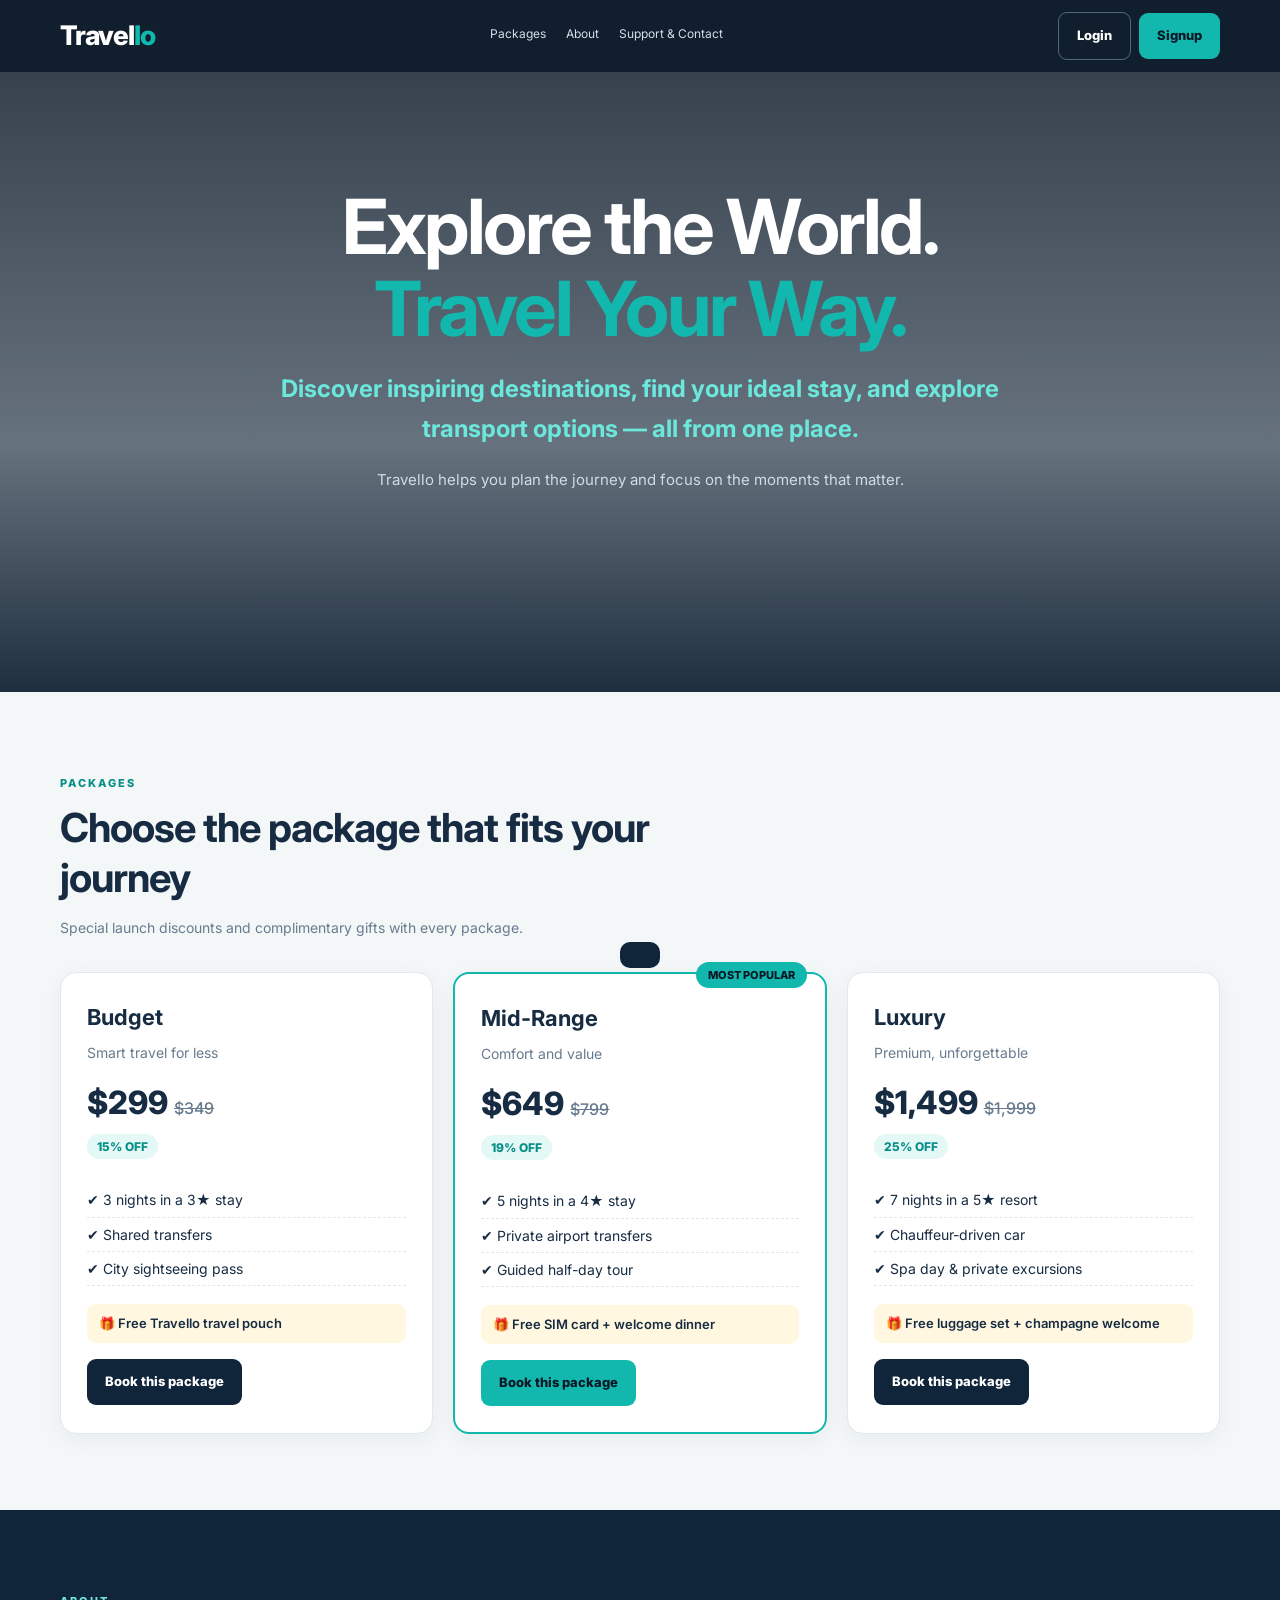
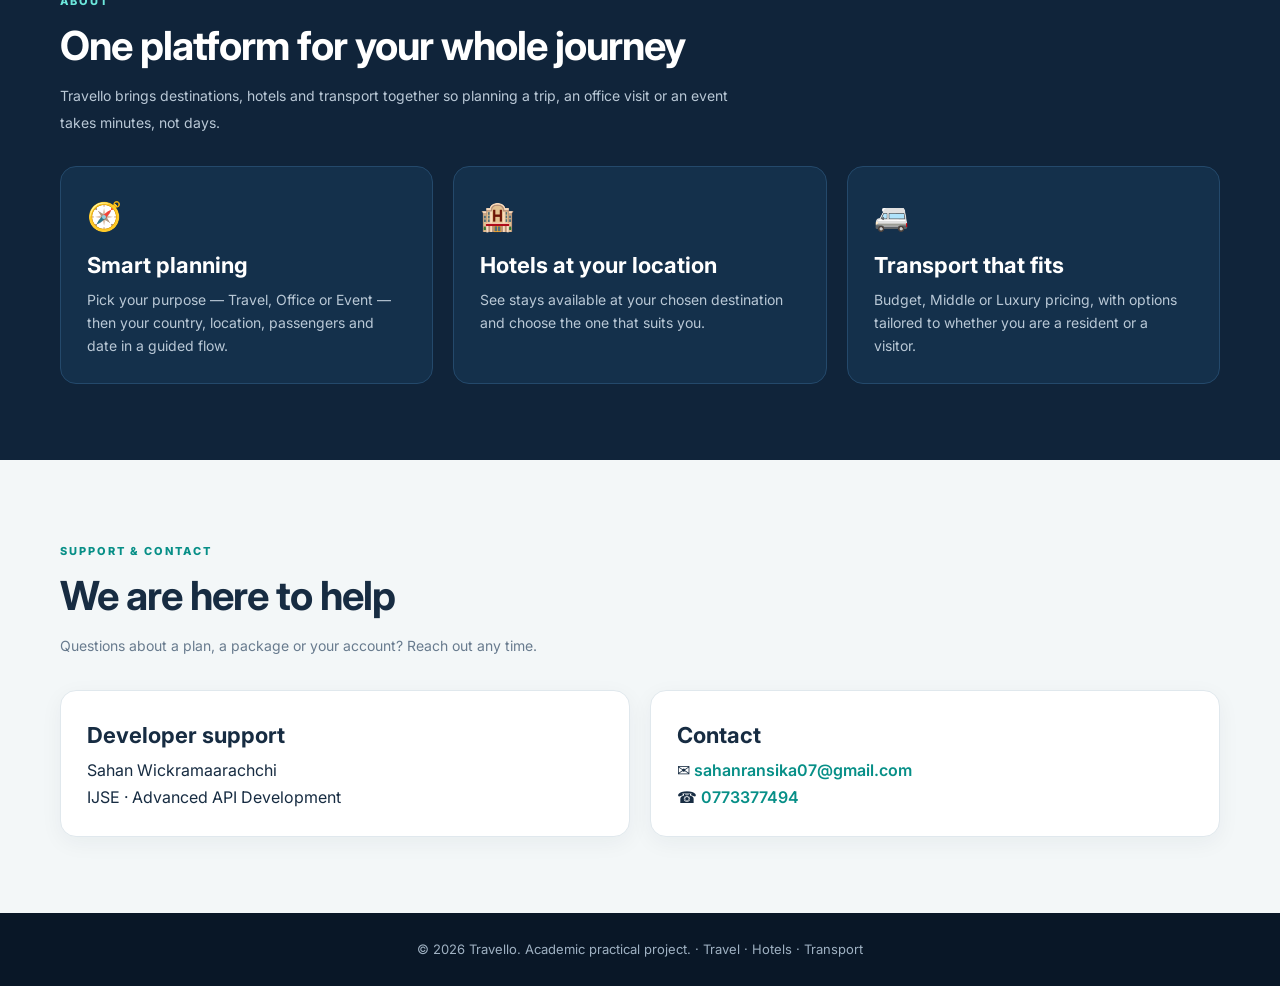
<file: Frontend/index.html>
<!DOCTYPE html>
<html lang="en">
<head>
<meta charset="utf-8">
<meta name="viewport" content="width=device-width, initial-scale=1">
<meta name="description" content="Travello travel, hotel and transport planning project">
<title>Travello | Explore Beyond Boundaries</title>
<link rel="preconnect" href="https://fonts.googleapis.com">
<link href="https://fonts.googleapis.com/css2?family=Inter:wght@400;500;600;700;800&display=swap" rel="stylesheet">
<style>
:root{--navy:#10243a;--dark:#091727;--teal:#12b8ad;--pale:#e4f8f6;--bg:#f3f7f8;--text:#172c42;--muted:#687b8e;--line:#e0e8ed;--white:#fff}
*{box-sizing:border-box;margin:0;padding:0}
html{scroll-behavior:smooth;scroll-padding-top:85px}
body{font-family:'Inter',Arial,sans-serif;color:var(--text);background:var(--bg);line-height:1.65}
a{text-decoration:none;color:inherit}
button,input,select{font:inherit}button{cursor:pointer}
.container{width:min(1160px,92%);margin:auto}
.section{padding:76px 0}
.eyebrow{font-size:11px;letter-spacing:2px;text-transform:uppercase;font-weight:800;color:#078f87}
.head{max-width:700px;margin-bottom:30px}
.head h2{font-size:clamp(28px,4vw,40px);letter-spacing:-1px;line-height:1.25;margin:9px 0 12px}
.muted,.head p{color:var(--muted);font-size:14px;line-height:1.9}
.btn{border:0;border-radius:9px;padding:12px 18px;display:inline-flex;align-items:center;justify-content:center;gap:7px;font-size:13px;font-weight:800;transition:.2s}
.primary{background:var(--teal);color:var(--dark)}.primary:hover{background:#4cddd2;transform:translateY(-1px)}
.outline{border:1px solid #52677b;color:#fff;background:transparent}
.darkbtn{background:var(--navy);color:#fff}
/* navbar: actions LEFT, system name RIGHT */
.navbar{position:sticky;top:0;z-index:30;background:rgba(9,23,39,.97);color:#fff}
.nav{min-height:72px;display:flex;align-items:center;justify-content:space-between;gap:20px}
.nav-actions{display:flex;gap:8px;align-items:center}
.links{display:flex;gap:20px}.links a{font-size:12px;color:#d2deea}.links a:hover{color:var(--teal)}
.logo{font-size:27px;font-weight:800;letter-spacing:-1px;cursor:pointer}.logo span{color:var(--teal)}
.hello{font-size:12px;color:#d2deea}
/* views */
.view{display:none}.view.active{display:block}
/* hero with animation */
.hero{position:relative;overflow:hidden;min-height:620px;display:flex;align-items:center;color:#fff;text-align:center}
.hero-bg{position:absolute;inset:0;background:url('https://images.unsplash.com/photo-1501785888041-af3ef285b470?auto=format&fit=crop&w=1900&q=85') center/cover;animation:kb 18s ease-in-out infinite alternate}
.hero::after{content:"";position:absolute;inset:0;background:linear-gradient(180deg,rgba(7,20,35,.8),rgba(8,25,43,.6) 60%,rgba(8,25,43,.9))}
.hero .container{position:relative;z-index:2;max-width:820px;padding:80px 0}
.hero h1{font-size:clamp(40px,6.5vw,76px);line-height:1.08;letter-spacing:-2.5px;margin-bottom:20px}
.hero h1 span{color:var(--teal)}
.hero h2{font-size:clamp(18px,2.4vw,24px);color:#6ce7dc;margin-bottom:16px}
.hero p{color:#d0dce6;font-size:15px;line-height:1.95;max-width:680px;margin:0 auto 30px}
.rise{opacity:0;transform:translateY(30px);animation:rise .9s forwards}
.d1{animation-delay:.2s}.d2{animation-delay:.6s}.d3{animation-delay:1s}.d4{animation-delay:1.4s}
.cta{animation:pulse 2.4s 2.4s infinite;padding:15px 34px;font-size:15px}
@keyframes rise{to{opacity:1;transform:none}}
@keyframes kb{from{transform:scale(1)}to{transform:scale(1.12)}}
@keyframes pulse{0%,100%{box-shadow:0 0 0 0 rgba(18,184,173,.5)}50%{box-shadow:0 0 0 14px rgba(18,184,173,0)}}
/* packages */
.grid3{display:grid;grid-template-columns:repeat(auto-fit,minmax(260px,1fr));gap:20px}
.card{background:#fff;border:1px solid var(--line);border-radius:16px;padding:26px;position:relative;box-shadow:0 6px 22px #10243a0d}
.card.feat{border:2px solid var(--teal)}
.badge{position:absolute;top:-12px;right:18px;background:var(--teal);color:var(--dark);font-size:11px;font-weight:800;padding:4px 12px;border-radius:20px}
.card h3{font-size:22px;margin-bottom:4px}
.price{font-size:32px;font-weight:800;margin:10px 0 2px}.price s{font-size:16px;color:var(--muted);font-weight:500}
.off{display:inline-block;background:var(--pale);color:#078f87;font-weight:800;font-size:12px;padding:3px 10px;border-radius:20px;margin-bottom:12px}
.card ul{list-style:none;margin:12px 0 18px;font-size:14px}.card li{padding:5px 0;border-bottom:1px dashed var(--line)}
.gift{background:#fff7e0;border-radius:9px;padding:9px 12px;font-size:13px;font-weight:600;margin-bottom:16px}
.about{background:var(--navy);color:#fff}.about .head p{color:#b9c8d6}.about .eyebrow{color:#6ce7dc}
.about .card{background:#14304b;border-color:#24496b;color:#fff;box-shadow:none}.about .card p{color:#b9c8d6;font-size:14px}
.ico{font-size:28px;margin-bottom:8px}
.contact{display:grid;grid-template-columns:1fr 1fr;gap:20px}
.contact .card a{color:#078f87;font-weight:600}
footer{background:var(--dark);color:#9fb1c2;text-align:center;padding:26px 0;font-size:13px}
/* forms */
.authwrap{min-height:calc(100vh - 72px);display:grid;place-items:center;padding:40px 0;background:linear-gradient(rgba(9,23,39,.82),rgba(9,23,39,.82)),url('https://images.unsplash.com/photo-1488646953014-85cb44e25828?auto=format&fit=crop&w=1600&q=70') center/cover}
.box{background:#fff;border-radius:18px;padding:32px;width:min(480px,92%);box-shadow:0 20px 60px #0006}
.box h2{font-size:26px;margin-bottom:4px}
.field{margin-top:14px;position:relative}
label{display:block;font-size:11px;font-weight:800;letter-spacing:1px;color:var(--muted);margin-bottom:5px}
input,select{width:100%;padding:12px 13px;border:1px solid #cfdbe3;border-radius:9px;background:#fff;color:var(--text)}
input:focus,select:focus{outline:2px solid var(--teal);border-color:transparent}
.err{color:#c0392b;font-size:13px;margin-top:10px;min-height:18px}
.swap{font-size:13px;margin-top:14px;text-align:center;color:var(--muted)}.swap a{color:#078f87;font-weight:700;cursor:pointer}
/* country picker */
.cp-btn{width:100%;display:flex;align-items:center;gap:10px;text-align:left;padding:12px 13px;border:1px solid #cfdbe3;border-radius:9px;background:#fff}
.cp-btn img,.cp-item img{width:24px;height:18px;object-fit:cover;border-radius:2px;box-shadow:0 0 0 1px #0002}
.cp-list{display:none;position:absolute;z-index:20;left:0;right:0;top:100%;margin-top:4px;background:#fff;border:1px solid #cfdbe3;border-radius:10px;box-shadow:0 12px 30px #0003;max-height:280px;overflow:auto}
.cp.open .cp-list{display:block}
.cp-list input{position:sticky;top:0;border-radius:0;border:0;border-bottom:1px solid var(--line)}
.cp-item{display:flex;align-items:center;gap:10px;padding:8px 13px;font-size:14px;cursor:pointer}.cp-item:hover{background:var(--pale)}
/* planner */
.planner{padding:50px 0 80px}
.pbox{background:#fff;border-radius:18px;padding:34px;border:1px solid var(--line);box-shadow:0 10px 34px #10243a12;max-width:860px;margin:auto}
.pbox h1{font-size:clamp(28px,4vw,38px);letter-spacing:-1px;text-align:center;margin-bottom:6px}
.step{margin-top:28px;padding-top:6px;border-top:1px solid var(--line)}
.step h3{font-size:16px;margin-top:14px;color:var(--navy)}.step h3 small{color:var(--muted);font-weight:500}
.row{display:grid;grid-template-columns:1fr 1fr;gap:0 18px}
.locked{opacity:.45;pointer-events:none}
.tiers{display:grid;grid-template-columns:repeat(3,1fr);gap:10px}
.tier{border:2px solid var(--line);border-radius:12px;padding:14px;text-align:center;cursor:pointer;font-weight:700}
.tier small{display:block;color:var(--muted);font-weight:500}.tier.sel{border-color:var(--teal);background:var(--pale)}
.summary{background:var(--navy);color:#fff;border-radius:14px;padding:20px;margin-top:22px;font-size:14px}
.summary b{color:#6ce7dc}.total{font-size:26px;font-weight:800;margin-top:6px}
.tag{display:inline-block;background:var(--pale);color:#078f87;font-weight:700;font-size:12px;border-radius:20px;padding:3px 11px}
.toast{position:fixed;bottom:22px;left:50%;transform:translateX(-50%) translateY(90px);background:var(--navy);color:#fff;padding:13px 20px;border-radius:10px;font-size:14px;transition:.3s;z-index:50;max-width:90%}.toast.show{transform:translateX(-50%)}
@media(max-width:700px){.row,.contact{grid-template-columns:1fr}.links{display:none}.tiers{grid-template-columns:1fr}}
/* ---- added for new structure ---- */
.nav{justify-content:flex-start}.nav .links{margin:0 auto}
.links a{cursor:pointer;padding-bottom:3px;border-bottom:2px solid transparent}.links a.on{color:var(--teal);border-color:var(--teal);font-weight:700}
.page{padding:44px 0 80px}.page h1{font-size:clamp(26px,3.5vw,34px);letter-spacing:-1px}
.sel3{display:grid;grid-template-columns:repeat(auto-fit,minmax(240px,1fr));gap:18px;margin-top:26px}
.sel3 .card{cursor:pointer;text-align:center;transition:.2s}.sel3 .card:hover{transform:translateY(-4px);border-color:var(--teal)}
.chips{display:flex;gap:8px;flex-wrap:wrap;margin:18px 0 22px}
.chip{border:1px solid #cfdbe3;background:#fff;border-radius:20px;padding:6px 16px;font-size:12px;font-weight:700;color:var(--text)}.chip.on{background:var(--navy);color:#fff;border-color:var(--navy)}
.hcard{background:#fff;border:1px solid var(--line);border-radius:18px;padding:14px;box-shadow:0 6px 22px #10243a0d;display:flex;flex-direction:column;gap:6px}
.himg{height:130px;border-radius:12px;display:grid;place-items:center;font-size:44px;background:linear-gradient(135deg,#34d3f5,#9be34a)}.himg.big{height:150px;margin:10px 0}
.hcard h4{font-size:16px}.hcard .btn{margin-top:6px}
.modal{position:fixed;inset:0;background:#000a;z-index:60;display:none;place-items:center;padding:20px;overflow:auto}.modal.show{display:grid}
.mbox{background:#fff;border-radius:22px;padding:26px;width:min(520px,100%);position:relative;margin:auto}
.mx{position:absolute;top:12px;right:16px;border:0;background:none;font-size:24px}
.info{background:var(--bg);border-radius:10px;padding:12px;font-size:13px;line-height:1.9}
.tabs{display:flex;gap:8px;margin:18px 0}
.brow{background:#fff;border:1px solid var(--line);border-radius:14px;padding:14px 18px;display:flex;justify-content:space-between;align-items:center;gap:12px;margin-bottom:12px;flex-wrap:wrap}
.brow small{color:var(--muted);display:block}.brow .btn{padding:8px 14px}.st{font-weight:800;font-size:12px;color:#d98b00}.st.ok{color:#078f87}
</style>
</head>
<body>
<header class="navbar"><div class="container nav">
  <div class="logo" data-go="logo">Travel<span>lo</span></div>
  <nav class="links" id="navLinks"></nav>
  <div class="nav-actions" id="navActions"></div>
</div></header>

<!-- ========== WELCOME ========== -->
<main class="view active" id="v-welcome">
  <section class="hero" id="top">
    <div class="hero-bg"></div>
    <div class="container">
      <h1 class="rise d1">Explore the World.<br><span>Travel Your Way.</span></h1>
      <h2 class="rise d2">Discover inspiring destinations, find your ideal stay, and explore transport options — all from one place.</h2>
      <p class="rise d3">Travello helps you plan the journey and focus on the moments that matter.</p>
      <button class="btn primary cta rise d4" data-go="login">Get Started →</button>
    </div>
  </section>

  <section class="section container" id="packages">
    <div class="head"><span class="eyebrow">Packages</span><h2>Choose the package that fits your journey</h2><p>Special launch discounts and complimentary gifts with every package.</p></div>
    <div class="grid3">
      <div class="card"><h3>Budget</h3><span class="muted">Smart travel for less</span>
        <div class="price">$299 <s>$349</s></div><span class="off">15% OFF</span>
        <ul><li>✔ 3 nights in a 3★ stay</li><li>✔ Shared transfers</li><li>✔ City sightseeing pass</li></ul>
        <div class="gift">🎁 Free Travello travel pouch</div><button class="btn darkbtn" data-go="login">Book this package</button></div>
      <div class="card feat"><span class="badge">MOST POPULAR</span><h3>Mid-Range</h3><span class="muted">Comfort and value</span>
        <div class="price">$649 <s>$799</s></div><span class="off">19% OFF</span>
        <ul><li>✔ 5 nights in a 4★ stay</li><li>✔ Private airport transfers</li><li>✔ Guided half-day tour</li></ul>
        <div class="gift">🎁 Free SIM card + welcome dinner</div><button class="btn primary" data-go="login">Book this package</button></div>
      <div class="card"><h3>Luxury</h3><span class="muted">Premium, unforgettable</span>
        <div class="price">$1,499 <s>$1,999</s></div><span class="off">25% OFF</span>
        <ul><li>✔ 7 nights in a 5★ resort</li><li>✔ Chauffeur-driven car</li><li>✔ Spa day &amp; private excursions</li></ul>
        <div class="gift">🎁 Free luggage set + champagne welcome</div><button class="btn darkbtn" data-go="login">Book this package</button></div>
    </div>
  </section>

  <section class="section about" id="about"><div class="container">
    <div class="head"><span class="eyebrow">About</span><h2>One platform for your whole journey</h2><p>Travello brings destinations, hotels and transport together so planning a trip, an office visit or an event takes minutes, not days.</p></div>
    <div class="grid3">
      <div class="card"><div class="ico">🧭</div><h3>Smart planning</h3><p>Pick your purpose — Travel, Office or Event — then your country, location, passengers and date in a guided flow.</p></div>
      <div class="card"><div class="ico">🏨</div><h3>Hotels at your location</h3><p>See stays available at your chosen destination and choose the one that suits you.</p></div>
      <div class="card"><div class="ico">🚐</div><h3>Transport that fits</h3><p>Budget, Middle or Luxury pricing, with options tailored to whether you are a resident or a visitor.</p></div>
    </div>
  </div></section>

  <section class="section container" id="contact">
    <div class="head"><span class="eyebrow">Support &amp; Contact</span><h2>We are here to help</h2><p>Questions about a plan, a package or your account? Reach out any time.</p></div>
    <div class="contact">
      <div class="card"><h3>Developer support</h3><p>Sahan Wickramaarachchi<br>IJSE · Advanced API Development</p></div>
      <div class="card"><h3>Contact</h3><p>✉ <a href="mailto:sahanransika07@gmail.com">sahanransika07@gmail.com</a><br>☎ <a href="tel:0773377494">0773377494</a></p></div>
    </div>
  </section>
  <footer>© <span class="yr"></span> Travello. Academic practical project. · Travel · Hotels · Transport</footer>
</main>

<!-- ========== LOGIN ========== -->
<main class="view" id="v-login"><div class="authwrap"><form class="box" id="loginForm">
  <h2>Welcome back</h2><p class="muted">Log in to plan your next trip.</p>
  <div class="field"><label>EMAIL ADDRESS</label><input id="lEmail" type="email" required placeholder="you@example.com"></div>
  <div class="field"><label>PASSWORD</label><input id="lPass" type="password" required placeholder="Your password"></div>
  <div class="err" id="lErr"></div>
  <button class="btn primary" style="width:100%" type="submit">Login →</button>
  <p class="swap">New to Travello? <a data-go="signup">Create an account</a></p>
</form></div></main>

<!-- ========== SIGN UP ========== -->
<main class="view" id="v-signup"><div class="authwrap"><form class="box" id="signupForm">
  <h2>Create your account</h2><p class="muted">Join Travello in a few seconds.</p>
  <div class="field"><label>FULL NAME</label><input id="sName" required placeholder="Enter your name"></div>
  <div class="field"><label>EMAIL ADDRESS</label><input id="sEmail" type="email" required placeholder="you@example.com"></div>
  <div class="field"><label>PASSWORD</label><input id="sPass" type="password" minlength="6" required placeholder="At least 6 characters"></div>
  <div class="field"><label>COUNTRY</label><div class="cp" id="signupCountry"></div></div>
  <div class="err" id="sErr"></div>
  <button class="btn primary" style="width:100%" type="submit">Sign Up →</button>
  <p class="swap">Already registered? <a data-go="login">Login</a></p>
</form></div></main>

<!-- ========== HOME (PLANNER) ========== -->
<main class="view" id="v-home"><div class="planner container"><div class="pbox">
  <h1>Travello Booking Planner</h1><p class="muted" style="text-align:center">Welcome back! Tell us about your trip.</p>
  <div class="step"><h3>1. Planner type</h3>
    <div class="field"><select id="ptype"><option value="">Select…</option><option>Travel</option><option>Office</option><option>Event</option></select></div></div>
  <div class="step"><h3>2. Destination <small>(destination country)</small></h3>
    <div class="field"><div class="cp" id="destCountry"></div></div></div>
  <div class="step"><h3>3. Location</h3>
    <div class="field"><input id="loc" placeholder="🔍 Search a city or place" autocomplete="off"></div></div>
  <button class="btn primary" id="searchBtn" style="width:100%;margin-top:24px">Search →</button>
</div></div></main>

<!-- ========== SELECTION HOME ========== -->
<main class="view" id="v-select"><div class="page container">
  <h1>What would you like to book?</h1><p class="muted" id="selInfo"></p>
  <div class="sel3">
    <div class="card" data-go="hotel"><div class="ico">🏨</div><h3>Hotel</h3><p class="muted">Hotels, villas, restaurants &amp; bungalows at your location.</p></div>
    <div class="card" data-go="transport"><div class="ico">🚐</div><h3>Transport</h3><p class="muted">Private vehicles and transport services.</p></div>
    <div class="card" data-go="booking"><div class="ico">📋</div><h3>Booking</h3><p class="muted">Confirm or cancel your bookings.</p></div>
  </div>
</div></main>

<!-- ========== HOTEL BOOKING ========== -->
<main class="view" id="v-hotel"><div class="page container">
  <h1>Hotel Booking</h1><p class="muted" id="hInfo"></p>
  <div class="chips" id="hChips"></div><div class="grid3" id="hGrid"></div>
</div></main>

<!-- ========== TRANSPORT BOOKING ========== -->
<main class="view" id="v-transport"><div class="page container">
  <h1>Transport Booking</h1><p class="muted" id="tInfo"></p>
  <div class="chips" id="tChips"></div><div class="grid3" id="tGrid"></div>
</div></main>

<!-- ========== BOOKING ========== -->
<main class="view" id="v-booking"><div class="page container">
  <h1>Booking</h1>
  <div class="tabs" id="bTabs"></div><div id="bList"></div>
</div></main>

<div class="modal" id="modal"><div class="mbox"><button class="mx" data-act="close">×</button><div id="modalBody"></div></div></div>
<div class="toast" id="toast"></div>

<script>
(() => {
const $=(s,r=document)=>r.querySelector(s), $$=(s,r=document)=>[...r.querySelectorAll(s)];
// ---- all countries (ISO code:name) ----
const C=`AF:Afghanistan|AL:Albania|DZ:Algeria|AD:Andorra|AO:Angola|AG:Antigua and Barbuda|AR:Argentina|AM:Armenia|AU:Australia|AT:Austria|AZ:Azerbaijan|BS:Bahamas|BH:Bahrain|BD:Bangladesh|BB:Barbados|BY:Belarus|BE:Belgium|BZ:Belize|BJ:Benin|BT:Bhutan|BO:Bolivia|BA:Bosnia and Herzegovina|BW:Botswana|BR:Brazil|BN:Brunei|BG:Bulgaria|BF:Burkina Faso|BI:Burundi|CV:Cabo Verde|KH:Cambodia|CM:Cameroon|CA:Canada|CF:Central African Republic|TD:Chad|CL:Chile|CN:China|CO:Colombia|KM:Comoros|CG:Congo|CD:Congo (DRC)|CR:Costa Rica|CI:Côte d'Ivoire|HR:Croatia|CU:Cuba|CY:Cyprus|CZ:Czechia|DK:Denmark|DJ:Djibouti|DM:Dominica|DO:Dominican Republic|EC:Ecuador|EG:Egypt|SV:El Salvador|GQ:Equatorial Guinea|ER:Eritrea|EE:Estonia|SZ:Eswatini|ET:Ethiopia|FJ:Fiji|FI:Finland|FR:France|GA:Gabon|GM:Gambia|GE:Georgia|DE:Germany|GH:Ghana|GR:Greece|GD:Grenada|GT:Guatemala|GN:Guinea|GW:Guinea-Bissau|GY:Guyana|HT:Haiti|VA:Holy See|HN:Honduras|HK:Hong Kong|HU:Hungary|IS:Iceland|IN:India|ID:Indonesia|IR:Iran|IQ:Iraq|IE:Ireland|IL:Israel|IT:Italy|JM:Jamaica|JP:Japan|JO:Jordan|KZ:Kazakhstan|KE:Kenya|KI:Kiribati|XK:Kosovo|KW:Kuwait|KG:Kyrgyzstan|LA:Laos|LV:Latvia|LB:Lebanon|LS:Lesotho|LR:Liberia|LY:Libya|LI:Liechtenstein|LT:Lithuania|LU:Luxembourg|MO:Macao|MG:Madagascar|MW:Malawi|MY:Malaysia|MV:Maldives|ML:Mali|MT:Malta|MH:Marshall Islands|MR:Mauritania|MU:Mauritius|MX:Mexico|FM:Micronesia|MD:Moldova|MC:Monaco|MN:Mongolia|ME:Montenegro|MA:Morocco|MZ:Mozambique|MM:Myanmar|NA:Namibia|NR:Nauru|NP:Nepal|NL:Netherlands|NZ:New Zealand|NI:Nicaragua|NE:Niger|NG:Nigeria|KP:North Korea|MK:North Macedonia|NO:Norway|OM:Oman|PK:Pakistan|PW:Palau|PS:Palestine|PA:Panama|PG:Papua New Guinea|PY:Paraguay|PE:Peru|PH:Philippines|PL:Poland|PT:Portugal|PR:Puerto Rico|QA:Qatar|RO:Romania|RU:Russia|RW:Rwanda|KN:Saint Kitts and Nevis|LC:Saint Lucia|VC:Saint Vincent and the Grenadines|WS:Samoa|SM:San Marino|ST:São Tomé and Príncipe|SA:Saudi Arabia|SN:Senegal|RS:Serbia|SC:Seychelles|SL:Sierra Leone|SG:Singapore|SK:Slovakia|SI:Slovenia|SB:Solomon Islands|SO:Somalia|ZA:South Africa|KR:South Korea|SS:South Sudan|ES:Spain|LK:Sri Lanka|SD:Sudan|SR:Suriname|SE:Sweden|CH:Switzerland|SY:Syria|TW:Taiwan|TJ:Tajikistan|TZ:Tanzania|TH:Thailand|TL:Timor-Leste|TG:Togo|TO:Tonga|TT:Trinidad and Tobago|TN:Tunisia|TR:Türkiye|TM:Turkmenistan|TV:Tuvalu|UG:Uganda|UA:Ukraine|AE:United Arab Emirates|GB:United Kingdom|US:United States|UY:Uruguay|UZ:Uzbekistan|VU:Vanuatu|VE:Venezuela|VN:Vietnam|YE:Yemen|ZM:Zambia|ZW:Zimbabwe`.split('|').map(x=>{const i=x.indexOf(':');return{c:x.slice(0,i),n:x.slice(i+1)}});
const flag=c=>`https://flagcdn.com/48x36/${c.toLowerCase()}.png`;

// ---- country picker with flags ----
function picker(el,onChange){
  el.innerHTML=`<button type="button" class="cp-btn"><span>Select country</span></button><div class="cp-list"><input placeholder="Search country…"><div class="items"></div></div>`;
  const btn=$('.cp-btn',el),items=$('.items',el),q=$('input',el);let val='';
  const draw=f=>{items.innerHTML=C.filter(x=>x.n.toLowerCase().includes(f.toLowerCase())).map(x=>`<div class="cp-item" data-c="${x.c}"><img src="${flag(x.c)}" alt="" loading="lazy">${x.n}</div>`).join('')};
  const set=(c,silent)=>{const x=C.find(y=>y.c===c);if(!x)return;val=c;btn.innerHTML=`<img src="${flag(c)}" alt=""><span>${x.n}</span>`;el.classList.remove('open');if(!silent&&onChange)onChange(c)};
  draw('');
  btn.onclick=()=>{el.classList.toggle('open');q.value='';draw('');q.focus()};
  q.oninput=()=>draw(q.value);
  items.onclick=e=>{const i=e.target.closest('.cp-item');if(i)set(i.dataset.c)};
  document.addEventListener('click',e=>{if(!el.contains(e.target))el.classList.remove('open')});
  return{get:()=>val,set};
}

// ---- storage (safe) ----
const store={get(k,d){try{return JSON.parse(localStorage.getItem(k))??d}catch{return d}},set(k,v){try{localStorage.setItem(k,JSON.stringify(v))}catch{}}};
let session=null;try{session=store.get('travello_session',null)}catch{}
let toastT;const toast=t=>{const e=$('#toast');e.textContent=t;e.classList.add('show');clearTimeout(toastT);toastT=setTimeout(()=>e.classList.remove('show'),3800)};

// ---- navigation ----
const esc=s=>String(s).replace(/[&<>"]/g,c=>({'&':'&amp;','<':'&lt;','>':'&gt;','"':'&quot;'}[c]));
const AUTH=['home','select','hotel','transport','booking'],SUB=['select','hotel','transport','booking'];
let search=store.get('travello_search',null),hF='All',tF='All',bTab='hotel',cur=null;
const cname=()=>C.find(x=>x.c===search.dest).n;
function renderNav(v){
  const a=$('#navActions'),l=$('#navLinks');
  if(session){a.innerHTML=`<span class="hello">Hi ${esc(session.name)}</span><button class="btn outline" data-act="logout">Logout</button>`;
    l.innerHTML=SUB.includes(v)?[['hotel','Hotel'],['transport','Transport'],['booking','Booking']].map(([k,t])=>`<a data-go="${k}" class="${k===v?'on':''}">${t}</a>`).join(''):'';}
  else{a.innerHTML=`<button class="btn outline" data-go="login">Login</button><button class="btn primary" data-go="signup">Signup</button>`;
    l.innerHTML=v==='welcome'?'<a href="#packages">Packages</a><a href="#about">About</a><a href="#contact">Support &amp; Contact</a>':'';}
}
function go(v){
  if(v==='logo')v=session?'home':'welcome';
  if(AUTH.includes(v)&&!session)v='login';
  if(['select','hotel','transport'].includes(v)&&!search)v='home';
  $$('.view').forEach(x=>x.classList.toggle('active',x.id==='v-'+v));
  ({select:drawSelect,hotel:drawHotels,transport:drawTransport,booking:drawBookings})[v]?.();
  renderNav(v);window.scrollTo(0,0);
}
$$('.yr').forEach(x=>x.textContent=new Date().getFullYear());

// ---- signup / login (demo: localStorage, not secure) ----
const signupC=picker($('#signupCountry'));
$('#signupForm').onsubmit=e=>{e.preventDefault();
  if(!signupC.get()){$('#sErr').textContent='Please select your country.';return}
  const users=store.get('travello_users',[]),email=$('#sEmail').value.trim().toLowerCase();
  if(users.some(u=>u.email===email)){$('#sErr').textContent='This email is already registered. Please login.';return}
  users.push({name:$('#sName').value.trim(),email,pass:$('#sPass').value,country:signupC.get()});
  store.set('travello_users',users);$('#sErr').textContent='';e.target.reset();
  toast('Account created! Please login.');go('login');
};
$('#loginForm').onsubmit=e=>{e.preventDefault();
  const u=store.get('travello_users',[]).find(x=>x.email===$('#lEmail').value.trim().toLowerCase()&&x.pass===$('#lPass').value);
  if(!u){$('#lErr').textContent='Invalid email or password — or sign up first.';return}
  session={name:u.name,email:u.email,country:u.country};store.set('travello_session',session);
  $('#lErr').textContent='';e.target.reset();go('home');
};

// ---- home planner ----
const destC=picker($('#destCountry'));
$('#searchBtn').onclick=()=>{
  const t=$('#ptype').value,d=destC.get(),l=$('#loc').value.trim();
  if(!t)return toast('Please select a planner type.');
  if(!d)return toast('Please select the destination country.');
  if(!l)return toast('Please enter a location.');
  search={type:t,dest:d,loc:l};store.set('travello_search',search);go('select');
};
const where=()=>`${esc(search.type)} planner · ${esc(search.loc)}, ${esc(cname())}`;
function drawSelect(){$('#selInfo').innerHTML=where()+' — choose a service below.'}

// ---- data (demo) ----
const HT=[['Hotel','Grand {l} Hotel',120],['Villa','{l} Garden Villa',200],['Restaurant','{l} Ocean Restaurant & Stay',90],['Bungalow','{l} Beach Bungalow',75],['Hotel','The {l} Residency',150],['Villa','{l} Heritage Villa',260]];
const hotels=()=>HT.map(([type,n,price],i)=>({i,type,name:n.replace('{l}',search.loc),price,rooms:2+i%4,pool:i%2===0}));
const VH=[['Toyota Prius','Private','Toyota','Fuel',12],['Nissan Leaf','Private','Nissan','Electric',15],['Tourist Van','Transport Service','Toyota HiAce','Fuel',20],['Luxury Coach','Transport Service','Volvo','Fuel',35],['Tesla Model 3','Private','Tesla','Electric',30],['Mini Bus','Transport Service','Isuzu','Fuel',25]];
const vehicles=()=>VH.map(([name,type,brand,power,price],i)=>({i,name,type,brand,power,price}));
const chips=(list,cur,act)=>list.map(t=>`<button class="chip ${t===cur?'on':''}" data-act="${act}" data-v="${t}">${t}</button>`).join('');
const card=(it,kind,sub,ico)=>`<div class="hcard"><div class="himg">${ico}</div><h4>${esc(it.name)}</h4><p class="muted">${sub}</p><button class="btn darkbtn" data-act="open" data-kind="${kind}" data-i="${it.i}">Booking</button></div>`;
function drawHotels(){
  $('#hInfo').innerHTML=where();$('#hChips').innerHTML=chips(['All','Hotel','Villa','Restaurant','Bungalow'],hF,'hf');
  $('#hGrid').innerHTML=hotels().filter(h=>hF==='All'||h.type===hF).map(h=>card(h,'hotel',`${h.type} · $${h.price} / night`,'🏨')).join('');
}
function drawTransport(){
  $('#tInfo').innerHTML=where();$('#tChips').innerHTML=chips(['All','Private','Transport Service'],tF,'tf');
  $('#tGrid').innerHTML=vehicles().filter(v=>tF==='All'||v.type===tF).map(v=>card(v,'transport',`${v.type} · ${v.power} · $${v.price} / hour`,'🚐')).join('');
}

// ---- detail popup ----
function openModal(kind,i){
  const H=kind==='hotel',it=(H?hotels():vehicles())[i];cur={kind,it};
  $('#modalBody').innerHTML=`<h3>${esc(it.name)}</h3><div class="himg big">${H?'🏨':'🚐'}</div>
  <div class="info">${H?`Location: ${esc(search.loc)}, ${esc(cname())}<br>Rooms: ${it.rooms} available<br>Swimming pool: ${it.pool?'✅ Yes':'No'}<br>Price: $${it.price} / night`:`Brand: ${esc(it.brand)}<br>Electric or Fuel: ${it.power}<br>1 hour price: $${it.price}`}</div>
  <div class="row"><div class="field"><label>START DATE</label><input id="mStart" type="date"></div><div class="field"><label>END DATE</label><input id="mEnd" type="date"></div></div>
  ${H?'':'<div class="field"><label>NIC</label><input id="mNic" placeholder="NIC number"></div>'}
  <div class="field"><label>PASSENGER COUNT</label><input id="mPax" type="number" min="1" max="100" value="1"></div>
  <div class="summary"><span id="mDays"></span><div class="total" id="mPrice"></div></div>
  <button class="btn primary" style="width:100%;margin-top:14px" data-act="confirm">Booking Confirm</button>`;
  $('#mStart').min=$('#mEnd').min=new Date().toISOString().slice(0,10);
  $('#modal').classList.add('show');calc();
}
function calc(){
  if(!cur||!$('#mStart'))return{days:0,price:0,pax:1};
  const s=$('#mStart').value,e=$('#mEnd').value,pax=Math.max(1,+$('#mPax').value||1),H=cur.kind==='hotel';
  let d=s&&e?Math.round((new Date(e)-new Date(s))/864e5):-1;
  const days=d<0?0:H?d:d+1,price=H?days*cur.it.price*Math.ceil(pax/2):days*cur.it.price*10;
  $('#mDays').textContent=`Day count: ${days}`;$('#mPrice').textContent=`Price: $${price}`;
  return{days,price,pax};
}
$('#modal').addEventListener('input',calc);

// ---- booking list ----
const bookings=()=>store.get('travello_bookings',[]).filter(b=>b.user===session?.email);
function drawBookings(){
  $('#bTabs').innerHTML=[['hotel','Hotel Booking'],['transport','Transport Booking']].map(([k,t])=>`<button class="chip ${k===bTab?'on':''}" data-act="bt" data-v="${k}">${t}</button>`).join('');
  const l=bookings().filter(b=>b.kind===bTab);
  $('#bList').innerHTML=l.length?l.map(b=>`<div class="brow"><div><b>${esc(b.name)}</b><small>${esc(b.loc)} · ${esc(b.start)} → ${esc(b.end)} · ${b.pax} pax · ${b.days} day(s) · $${b.price}</small><span class="st ${b.status==='Confirmed'?'ok':''}">${b.status}</span></div>
    <div>${b.status==='Confirmed'?'':`<button class="btn primary" data-act="bc" data-id="${b.id}">Booking Confirm</button> `}<button class="btn darkbtn" data-act="cancel" data-id="${b.id}">Cancel</button></div></div>`).join(''):'<p class="muted">No bookings yet. Choose a hotel or transport first.</p>';
}
const setBookings=fn=>{const all=store.get('travello_bookings',[]);store.set('travello_bookings',fn(all));drawBookings()};

// ---- one click handler for everything ----
document.addEventListener('click',e=>{
  const g=e.target.closest('[data-go]');if(g){e.preventDefault();go(g.dataset.go);return}
  const a=e.target.closest('[data-act]');if(!a)return;const act=a.dataset.act,v=a.dataset.v;
  if(act==='logout'){session=null;store.set('travello_session',null);go('welcome')}
  else if(act==='hf'){hF=v;drawHotels()}else if(act==='tf'){tF=v;drawTransport()}else if(act==='bt'){bTab=v;drawBookings()}
  else if(act==='open')openModal(a.dataset.kind,+a.dataset.i);
  else if(act==='close')$('#modal').classList.remove('show');
  else if(act==='confirm'){
    const r=calc(),H=cur.kind==='hotel';
    if(!r.days)return toast('Please choose valid start and end dates.');
    if(!H&&$('#mNic').value.trim().length<5)return toast('Please enter your NIC.');
    setBookings(all=>[...all,{id:'TRV-'+Date.now(),user:session.email,kind:cur.kind,name:cur.it.name,loc:`${search.loc}, ${cname()}`,start:$('#mStart').value,end:$('#mEnd').value,pax:r.pax,nic:H?'':$('#mNic').value.trim(),days:r.days,price:r.price,status:'Pending'}]);
    $('#modal').classList.remove('show');bTab=cur.kind;toast('Booking added. Confirm it on the Booking page (demo only).');go('booking');
  }
  else if(act==='bc')setBookings(all=>all.map(b=>b.id===a.dataset.id?{...b,status:'Confirmed'}:b));
  else if(act==='cancel')setBookings(all=>all.filter(b=>b.id!==a.dataset.id));
});
go(session?'home':'welcome');
})();
</script>
</body>
</html>
</file>
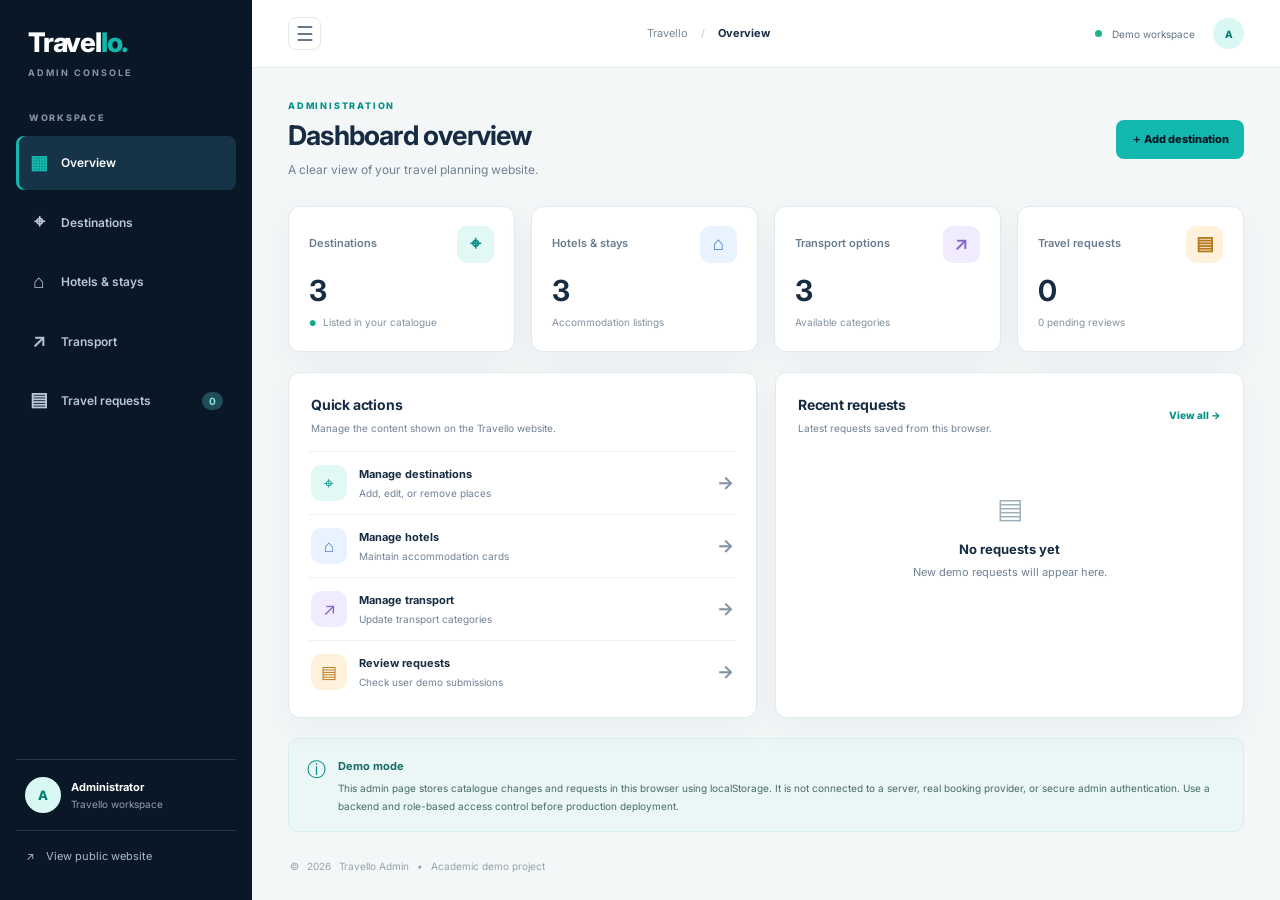
<file: Frontend/admin.html>
<!DOCTYPE html>
<html lang="en">
<head>
  <meta charset="utf-8">
  <meta name="viewport" content="width=device-width, initial-scale=1">
  <meta name="description" content="Travello administration dashboard">
  <title>Travello Admin | Dashboard</title>
  <link rel="preconnect" href="https://fonts.googleapis.com">
  <link href="https://fonts.googleapis.com/css2?family=Inter:wght@400;500;600;700;800&display=swap" rel="stylesheet">
  <style>
    :root{--navy:#10243a;--dark:#091727;--teal:#12b8ad;--pale:#e4f8f6;--bg:#f3f7f8;--text:#172c42;--muted:#718194;--line:#e2e9ee;--white:#fff;--shadow:0 12px 34px #10243a0b}
    *{box-sizing:border-box;margin:0;padding:0}body{font-family:Inter,Arial,sans-serif;color:var(--text);background:var(--bg);font-size:13px;line-height:1.6}button,input,textarea,select{font:inherit}button{cursor:pointer}a{color:inherit;text-decoration:none}.sidebar{width:252px;background:var(--dark);color:#dce6ee;position:fixed;inset:0 auto 0 0;display:flex;flex-direction:column;padding:27px 16px 17px;z-index:20}.brand{font-size:27px;font-weight:800;letter-spacing:-1.2px;color:#fff;padding:0 12px 33px;line-height:1.15}.brand span{color:var(--teal)}.brand small{display:block;font-size:9px;letter-spacing:2px;color:#8497a9;font-weight:700;margin-top:10px}.side-label{font-size:9px;letter-spacing:1.7px;color:#7f91a3;font-weight:800;padding:0 13px 10px}.side-nav{display:grid;gap:5px}.nav-item{border:0;background:transparent;color:#b8c7d5;text-align:left;padding:12px 13px;border-radius:8px;display:flex;align-items:center;gap:12px;font-size:12px;font-weight:600}.nav-item span{font-size:19px;width:20px;text-align:center}.nav-item:hover,.nav-item.active{background:#173348;color:#fff}.nav-item.active{box-shadow:inset 3px 0 var(--teal)}.nav-item.active span{color:var(--teal)}.nav-item b{margin-left:auto;background:#214d5b;color:#7debe1;border-radius:20px;padding:1px 7px;font-size:10px}.sidebar-bottom{margin-top:auto}.admin-profile{display:flex;align-items:center;gap:10px;border-top:1px solid #26394b;border-bottom:1px solid #26394b;padding:17px 9px}.avatar{width:36px;height:36px;border-radius:50%;display:grid;place-items:center;background:#d9f7f3;color:#087e76;font-weight:800;border:0}.admin-profile strong,.admin-profile small{display:block}.admin-profile strong{font-size:11px;color:#fff}.admin-profile small{font-size:10px;color:#8fa2b4}.view-site{display:flex;gap:11px;padding:17px 10px;color:#a9bbc9;font-size:11px}.view-site:hover{color:var(--teal)}.main{margin-left:252px;min-height:100vh}.topbar{height:68px;background:#fff;border-bottom:1px solid var(--line);display:flex;align-items:center;justify-content:space-between;padding:0 36px;position:sticky;top:0;z-index:10}.breadcrumbs{font-size:11px;color:#7a8998}.breadcrumbs span{padding:0 10px;color:#c2ccd4}.breadcrumbs strong{color:var(--text)}.top-actions{display:flex;align-items:center;gap:10px;font-size:10px;color:#617487}.status-dot{width:7px;height:7px;border-radius:50%;background:#19b78d}.small-avatar{width:31px;height:31px;margin-left:8px}.mobile-menu{display:none}.page-wrap{max-width:1440px;margin:auto;padding:31px 36px 18px}.page-heading{display:flex;align-items:center;justify-content:space-between;gap:20px;margin-bottom:26px}.eyebrow{font-size:9px;letter-spacing:1.8px;color:#078f87;font-weight:800}.page-heading h1{font-size:27px;letter-spacing:-.8px;line-height:1.3;margin:5px 0 7px}.subtitle{color:var(--muted);font-size:12px}.btn{border:0;border-radius:8px;padding:11px 15px;display:inline-flex;align-items:center;justify-content:center;gap:6px;font-size:11px;font-weight:800;white-space:nowrap;transition:.18s}.primary{background:var(--teal);color:var(--dark)}.primary:hover{background:#47d9cf;transform:translateY(-1px)}.secondary{background:#eef3f6;color:#43576a}.stats-grid{display:grid;grid-template-columns:repeat(4,minmax(0,1fr));gap:16px;margin-bottom:20px}.stat-card,.content-card{background:#fff;border:1px solid var(--line);border-radius:12px;box-shadow:var(--shadow)}.stat-card{padding:19px 20px}.stat-top{display:flex;align-items:center;justify-content:space-between;color:#687b8e;font-size:11px;font-weight:600}.stat-icon,.quick-icon{width:37px;height:37px;border-radius:10px;display:grid;place-items:center;font-size:19px}.teal{background:#e1f8f5;color:#078f87}.blue{background:#e9f2ff;color:#4279c6}.violet{background:#f0ebff;color:#8466c7}.amber{background:#fff2dd;color:#b77a1b}.stat-card>strong{display:block;font-size:29px;letter-spacing:-1px;line-height:1.4;margin-top:8px}.stat-card small{font-size:10px;color:#8291a0}.trend{color:#13a987;font-size:8px;margin-right:4px}.overview-grid{display:grid;grid-template-columns:1fr 1fr;gap:18px;margin-bottom:20px}.content-card{overflow:hidden}.card-heading{padding:21px 22px 15px;display:flex;justify-content:space-between;align-items:center;gap:10px}.card-heading h2,.toolbar h2{font-size:14px;letter-spacing:-.2px}.card-heading p,.toolbar p{font-size:10px;color:var(--muted);margin-top:4px}.quick-actions{padding:0 20px 14px}.quick-action{width:100%;display:flex;align-items:center;text-align:left;gap:12px;border:0;border-top:1px solid #edf1f4;padding:13px 2px;background:#fff;color:var(--text)}.quick-action>span:nth-child(2){flex:1}.quick-action strong,.quick-action small{display:block}.quick-action strong{font-size:11px}.quick-action small{font-size:10px;color:var(--muted);margin-top:2px}.quick-action>b{font-size:18px;color:#8292a0}.quick-action:hover strong,.text-btn:hover{color:#078f87}.quick-icon{width:36px;height:36px;font-size:17px}.text-btn{border:0;background:none;color:#078f87;font-weight:800;font-size:10px;white-space:nowrap}.recent-list{padding:0 22px 18px}.recent-item{display:flex;align-items:center;gap:11px;padding:13px 0;border-top:1px solid #edf1f4}.recent-avatar{width:34px;height:34px;border-radius:9px;background:#edf4f7;display:grid;place-items:center;font-weight:800;color:#63798b}.recent-info{min-width:0;flex:1}.recent-info strong,.recent-info small{display:block;overflow:hidden;text-overflow:ellipsis;white-space:nowrap}.recent-info strong{font-size:11px}.recent-info small{font-size:10px;color:var(--muted)}.notice{display:flex;gap:12px;background:#eaf7f6;border:1px solid #d5efeb;border-radius:10px;padding:16px 18px;color:#476b6a}.notice>span{font-size:19px;color:#078f87}.notice strong{font-size:11px;color:#166b66}.notice p{font-size:10px;line-height:1.8;margin-top:3px}.view{display:none}.view.active{display:block}.toolbar{padding:21px 22px;display:flex;justify-content:space-between;align-items:center;gap:18px;flex-wrap:wrap}.toolbar-actions{display:flex;gap:9px;align-items:center}.search{width:210px;border:1px solid #dfe7ec;border-radius:8px;background:#fff;padding:10px 12px;font-size:11px;color:var(--text);outline:none}.search:focus,.form-field input:focus,.form-field textarea:focus,.form-field select:focus{border-color:var(--teal);box-shadow:0 0 0 3px #12b8ad1a}.select-search{width:145px}.table-wrap{width:100%;overflow-x:auto}table{width:100%;border-collapse:collapse;white-space:nowrap}thead{background:#f8fafb}th{font-size:9px;letter-spacing:.7px;text-align:left;color:#8291a0;font-weight:800;padding:13px 20px;border-top:1px solid #edf1f4;border-bottom:1px solid #edf1f4}td{padding:14px 20px;border-bottom:1px solid #edf1f4;font-size:11px;vertical-align:middle}tbody tr:last-child td{border-bottom:0}tbody tr:hover{background:#fbfdfd}.name-cell{display:flex;align-items:center;gap:11px;min-width:190px}.thumb{width:43px;height:40px;border-radius:7px;object-fit:cover;background:#e9f1f4;display:grid;place-items:center;font-size:17px;overflow:hidden;flex-shrink:0}.thumb img{width:100%;height:100%;object-fit:cover}.name-cell strong,.name-cell small{display:block}.name-cell strong{font-size:11px}.name-cell small{font-size:9px;color:var(--muted);margin-top:2px}.description-cell{max-width:270px;white-space:normal;color:#738395;line-height:1.6}.status{display:inline-flex;align-items:center;gap:5px;border-radius:20px;padding:4px 8px;font-size:9px;font-weight:700;background:#e6f8f0;color:#16875f}.status:before{content:"";width:5px;height:5px;border-radius:50%;background:currentColor}.status.draft{background:#fff2dc;color:#a66b12}.status.reviewed{background:#e8f1ff;color:#3c6fb5}.row-actions{display:flex;gap:6px;justify-content:flex-end}.action-btn{border:1px solid #e2e9ee;background:#fff;color:#5f7385;border-radius:6px;padding:6px 8px;font-size:10px}.action-btn:hover{border-color:var(--teal);color:#078f87}.action-btn.danger:hover{border-color:#e5a5a5;color:#b23b3b}.table-foot{border-top:1px solid #edf1f4;padding:13px 21px;font-size:10px;color:#8392a0}.empty-state{text-align:center;padding:35px 20px}.empty-state>div{font-size:28px;color:#9eb0bc}.empty-state h3{font-size:13px;margin:8px 0 4px}.empty-state p{font-size:11px;color:var(--muted)}.page-footer{display:flex;gap:8px;color:#95a2ad;font-size:10px;padding:26px 2px 0}.modal-backdrop{position:fixed;inset:0;background:#071827a8;z-index:50;display:grid;place-items:center;padding:18px}.modal-backdrop[hidden]{display:none}.modal{width:min(510px,100%);max-height:92vh;overflow:auto;background:#fff;border-radius:14px;box-shadow:0 25px 80px #0003}.modal-head{display:flex;align-items:center;justify-content:space-between;padding:21px 24px;border-bottom:1px solid var(--line)}.modal-head h2{font-size:18px;margin-top:3px}.icon-btn{width:33px;height:33px;border:1px solid #e2e9ee;border-radius:8px;background:#fff;color:#63778a;font-size:20px;display:grid;place-items:center}.modal-body{padding:22px 24px;display:grid;gap:14px}.form-field label{display:block;font-size:10px;font-weight:800;color:#5e7184;margin-bottom:6px}.form-field input,.form-field textarea,.form-field select{width:100%;border:1px solid #dce5ea;border-radius:8px;padding:11px 12px;font-size:12px;color:var(--text);outline:none;background:#fff}.form-field textarea{resize:vertical}.modal-actions{display:flex;justify-content:flex-end;gap:9px;padding-top:6px}.form-error{color:#b42318;background:#fff0ef;padding:9px;border-radius:6px;font-size:11px}.detail-grid{display:grid;grid-template-columns:110px 1fr;gap:12px;font-size:11px}.detail-grid dt{color:#7a8b9a}.detail-grid dd{font-weight:600;overflow-wrap:anywhere}.detail-notes{white-space:pre-wrap;font-weight:400!important;color:#63778a}.toast{position:fixed;right:22px;bottom:22px;background:var(--navy);color:#fff;padding:13px 17px;border-radius:8px;border-left:4px solid var(--teal);box-shadow:0 12px 30px #10243a25;z-index:90;font-size:11px;max-width:min(420px,calc(100vw - 44px));opacity:0;transform:translateY(8px);pointer-events:none;transition:.2s}.toast.show{opacity:1;transform:translateY(0)}@media(max-width:1120px){.sidebar{width:220px}.main{margin-left:220px}.page-wrap{padding:27px 24px}.topbar{padding:0 24px}.stats-grid{grid-template-columns:repeat(2,minmax(0,1fr))}.overview-grid{grid-template-columns:1fr}.toolbar-actions{flex-wrap:wrap}.search{width:190px}}@media(max-width:720px){.sidebar{transform:translateX(-100%);transition:transform .22s;width:252px;box-shadow:15px 0 35px #0002}.sidebar.open{transform:translateX(0)}.main{margin-left:0}.topbar{height:60px;padding:0 16px;gap:12px}.mobile-menu{display:grid;flex-shrink:0}.breadcrumbs{margin-right:auto}.top-status{display:none}.page-wrap{padding:24px 15px}.page-heading{align-items:flex-start;flex-direction:column}.page-heading h1{font-size:24px}.stats-grid{gap:10px}.stat-card{padding:15px}.stat-card>strong{font-size:25px}.toolbar{align-items:flex-start;padding:18px 15px}.toolbar-actions{width:100%}.toolbar-actions .search{flex:1;min-width:0}.toolbar-actions .btn{flex:1}.table-wrap{overflow-x:auto}th,td{padding:12px 14px}.notice{padding:13px}.modal-head{padding:18px}.modal-body{padding:18px}.page-footer{flex-wrap:wrap}}@media(max-width:390px){.stats-grid{grid-template-columns:1fr 1fr}.stat-card small{font-size:9px}.top-actions{gap:5px}.page-heading .btn{width:100%}.toolbar-actions .btn{font-size:10px;padding:10px 8px}}
  </style>
</head>
<body>
  <aside class="sidebar" id="sidebar">
    <a class="brand" href="admin.html">Travel<span>lo.</span><small>ADMIN CONSOLE</small></a>
    <div class="side-label">WORKSPACE</div>
    <nav class="side-nav" aria-label="Admin navigation">
      <button class="nav-item active" data-view="overview"><span>▦</span> Overview</button>
      <button class="nav-item" data-view="destinations"><span>⌖</span> Destinations</button>
      <button class="nav-item" data-view="hotels"><span>⌂</span> Hotels & stays</button>
      <button class="nav-item" data-view="transport"><span>↗</span> Transport</button>
      <button class="nav-item" data-view="requests"><span>▤</span> Travel requests <b id="requestBadge">0</b></button>
    </nav>
    <div class="sidebar-bottom">
      <div class="admin-profile"><div class="avatar">A</div><div><strong>Administrator</strong><small>Travello workspace</small></div></div>
      <a href="index.html" class="view-site">↗ <span>View public website</span></a>
    </div>
  </aside>

  <main class="main">
    <header class="topbar">
      <button class="icon-btn mobile-menu" id="mobileMenu" aria-label="Toggle menu">☰</button>
      <div class="breadcrumbs">Travello <span>/</span> <strong id="crumb">Overview</strong></div>
      <div class="top-actions"><span class="status-dot"></span><span class="top-status">Demo workspace</span><button class="avatar small-avatar" title="Administrator">A</button></div>
    </header>
    <div class="page-wrap">
      <section class="page-heading">
        <div><p class="eyebrow">ADMINISTRATION</p><h1 id="pageTitle">Dashboard overview</h1><p class="subtitle" id="pageSubtitle">A clear view of your travel planning website.</p></div>
        <button class="btn primary" id="headingAction">＋ Add destination</button>
      </section>

      <section class="view active" id="view-overview">
        <div class="stats-grid">
          <article class="stat-card"><div class="stat-top"><span>Destinations</span><span class="stat-icon teal">⌖</span></div><strong id="statDestinations">3</strong><small><span class="trend">●</span> Listed in your catalogue</small></article>
          <article class="stat-card"><div class="stat-top"><span>Hotels & stays</span><span class="stat-icon blue">⌂</span></div><strong id="statHotels">3</strong><small>Accommodation listings</small></article>
          <article class="stat-card"><div class="stat-top"><span>Transport options</span><span class="stat-icon violet">↗</span></div><strong id="statTransport">3</strong><small>Available categories</small></article>
          <article class="stat-card"><div class="stat-top"><span>Travel requests</span><span class="stat-icon amber">▤</span></div><strong id="statRequests">0</strong><small id="requestSummary">Saved in this browser</small></article>
        </div>
        <div class="overview-grid">
          <article class="content-card">
            <div class="card-heading"><div><h2>Quick actions</h2><p>Manage the content shown on the Travello website.</p></div></div>
            <div class="quick-actions">
              <button class="quick-action" data-open="destinations"><span class="quick-icon teal">⌖</span><span><strong>Manage destinations</strong><small>Add, edit, or remove places</small></span><b>→</b></button>
              <button class="quick-action" data-open="hotels"><span class="quick-icon blue">⌂</span><span><strong>Manage hotels</strong><small>Maintain accommodation cards</small></span><b>→</b></button>
              <button class="quick-action" data-open="transport"><span class="quick-icon violet">↗</span><span><strong>Manage transport</strong><small>Update transport categories</small></span><b>→</b></button>
              <button class="quick-action" data-open="requests"><span class="quick-icon amber">▤</span><span><strong>Review requests</strong><small>Check user demo submissions</small></span><b>→</b></button>
            </div>
          </article>
          <article class="content-card">
            <div class="card-heading"><div><h2>Recent requests</h2><p>Latest requests saved from this browser.</p></div><button class="text-btn" data-open="requests">View all →</button></div>
            <div id="recentRequests" class="recent-list"></div>
          </article>
        </div>
        <div class="notice"><span>ⓘ</span><div><strong>Demo mode</strong><p>This admin page stores catalogue changes and requests in this browser using localStorage. It is not connected to a server, real booking provider, or secure admin authentication. Use a backend and role-based access control before production deployment.</p></div></div>
      </section>

      <section class="view" id="view-destinations">
        <div class="content-card">
          <div class="toolbar"><div><h2>Destination catalogue</h2><p>Manage the places displayed in the public website.</p></div><div class="toolbar-actions"><input class="search" id="destinationSearch" placeholder="Search destinations…" aria-label="Search destinations"><button class="btn primary" data-add="destinations">＋ Add destination</button></div></div>
          <div class="table-wrap"><table><thead><tr><th>DESTINATION</th><th>CATEGORY</th><th>DESCRIPTION</th><th>STATUS</th><th></th></tr></thead><tbody id="destinationRows"></tbody></table></div>
          <div class="table-foot" id="destinationCount"></div>
        </div>
      </section>

      <section class="view" id="view-hotels">
        <div class="content-card">
          <div class="toolbar"><div><h2>Hotels & stays</h2><p>Maintain sample accommodation listings.</p></div><div class="toolbar-actions"><input class="search" id="hotelSearch" placeholder="Search stays…" aria-label="Search hotels"><button class="btn primary" data-add="hotels">＋ Add hotel</button></div></div>
          <div class="table-wrap"><table><thead><tr><th>PROPERTY</th><th>TYPE</th><th>DESCRIPTION</th><th>STATUS</th><th></th></tr></thead><tbody id="hotelRows"></tbody></table></div>
          <div class="table-foot" id="hotelCount"></div>
        </div>
      </section>

      <section class="view" id="view-transport">
        <div class="content-card">
          <div class="toolbar"><div><h2>Transport options</h2><p>Maintain the transport categories offered to travellers.</p></div><div class="toolbar-actions"><input class="search" id="transportSearch" placeholder="Search transport…" aria-label="Search transport"><button class="btn primary" data-add="transport">＋ Add option</button></div></div>
          <div class="table-wrap"><table><thead><tr><th>OPTION</th><th>ICON</th><th>DESCRIPTION</th><th>STATUS</th><th></th></tr></thead><tbody id="transportRows"></tbody></table></div>
          <div class="table-foot" id="transportCount"></div>
        </div>
      </section>

      <section class="view" id="view-requests">
        <div class="content-card">
          <div class="toolbar"><div><h2>Travel requests</h2><p>Review demo requests submitted through the public website.</p></div><div class="toolbar-actions"><input class="search" id="requestSearch" placeholder="Search name, email, ID…" aria-label="Search requests"><select class="search select-search" id="requestStatusFilter" aria-label="Filter by status"><option value="all">All statuses</option><option value="Pending review">Pending review</option><option value="Reviewed">Reviewed</option></select></div></div>
          <div class="table-wrap"><table><thead><tr><th>REQUEST</th><th>TRAVELLER</th><th>TRAVEL DATE</th><th>STATUS</th><th>SUBMITTED</th><th></th></tr></thead><tbody id="requestRows"></tbody></table></div>
          <div class="table-foot" id="requestCount"></div>
          <div class="empty-state" id="emptyRequests" hidden><div>▤</div><h3>No travel requests yet</h3><p>Requests submitted through the public site in this browser will appear here.</p></div>
        </div>
      </section>
      <footer class="page-footer">© <span id="year"></span> Travello Admin <span>•</span> Academic demo project</footer>
    </div>
  </main>

  <div class="modal-backdrop" id="itemModal" hidden>
    <section class="modal" role="dialog" aria-modal="true" aria-labelledby="modalTitle">
      <header class="modal-head"><div><p class="eyebrow">CATALOGUE MANAGEMENT</p><h2 id="modalTitle">Add item</h2></div><button class="icon-btn" data-dismiss aria-label="Close">×</button></header>
      <form id="itemForm" class="modal-body">
        <input type="hidden" id="itemKind"><input type="hidden" id="itemId">
        <div class="form-field"><label for="itemName">Name *</label><input id="itemName" required maxlength="90" placeholder="Enter a name"></div>
        <div class="form-field"><label for="itemCategory" id="categoryLabel">Category *</label><input id="itemCategory" required maxlength="60" placeholder="e.g. Beach escape"></div>
        <div class="form-field"><label for="itemDescription">Description *</label><textarea id="itemDescription" required rows="3" maxlength="280" placeholder="Write a short description"></textarea></div>
        <div class="form-field" id="imageField"><label for="itemImage">Image URL (optional)</label><input id="itemImage" type="url" placeholder="https://example.com/image.jpg"></div>
        <div class="form-field"><label for="itemStatus">Status</label><select id="itemStatus"><option>Active</option><option>Draft</option></select></div>
        <p class="form-error" id="formError" hidden></p>
        <div class="modal-actions"><button type="button" class="btn secondary" data-dismiss>Cancel</button><button class="btn primary" type="submit">Save changes</button></div>
      </form>
    </section>
  </div>

  <div class="modal-backdrop" id="requestModal" hidden>
    <section class="modal" role="dialog" aria-modal="true" aria-labelledby="requestModalTitle">
      <header class="modal-head"><div><p class="eyebrow">REQUEST DETAILS</p><h2 id="requestModalTitle">Travel request</h2></div><button class="icon-btn" data-dismiss aria-label="Close">×</button></header>
      <div class="modal-body" id="requestDetails"></div>
    </section>
  </div>
  <div class="toast" id="toast" role="status" aria-live="polite"></div>
  <script>
    (() => {
      "use strict";
      const $ = (s, root=document) => root.querySelector(s);
      const $$ = (s, root=document) => [...root.querySelectorAll(s)];
      const STORAGE = { destinations:"travello_admin_destinations", hotels:"travello_admin_hotels", transport:"travello_admin_transport" };
      const REQUEST_KEY = "travello_demo_requests";
      const seed = {
        destinations:[
          {id:"des-1",name:"Mirissa, Sri Lanka",category:"Beach escape",description:"Relax by the ocean, discover coastal cafés, and enjoy a laid-back beach atmosphere.",image:"https://images.unsplash.com/photo-1500375592092-40eb2168fd21?auto=format&fit=crop&w=240&q=75",status:"Active"},
          {id:"des-2",name:"Ella, Sri Lanka",category:"Nature",description:"Enjoy misty hills, green landscapes, hiking routes, and beautiful viewpoints.",image:"https://images.unsplash.com/photo-1464822759023-fed622ff2c3b?auto=format&fit=crop&w=240&q=75",status:"Active"},
          {id:"des-3",name:"Kandy, Sri Lanka",category:"Culture",description:"Discover heritage, local traditions, gardens, and the character of the hill capital.",image:"https://images.unsplash.com/photo-1546708973-b339540b5162?auto=format&fit=crop&w=240&q=75",status:"Active"}
        ],
        hotels:[
          {id:"hot-1",name:"Oceanview Resort",category:"Resort",description:"A sample resort concept for a relaxing getaway.",image:"https://images.unsplash.com/photo-1566073771259-6a8506099945?auto=format&fit=crop&w=240&q=75",status:"Active"},
          {id:"hot-2",name:"City Comfort Hotel",category:"City hotel",description:"A sample city stay with convenient access to local attractions.",image:"https://images.unsplash.com/photo-1611892440504-42a792e24d32?auto=format&fit=crop&w=240&q=75",status:"Active"},
          {id:"hot-3",name:"Highland Retreat",category:"Nature retreat",description:"A sample retreat concept for a quiet stay surrounded by nature.",image:"https://images.unsplash.com/photo-1445019980597-93fa8acb246c?auto=format&fit=crop&w=240&q=75",status:"Active"}
        ],
        transport:[
          {id:"tra-1",name:"Private car",category:"🚙",description:"Flexible trips, private transfers, and journeys with family or friends.",image:"",status:"Active"},
          {id:"tra-2",name:"Van / group travel",category:"🚐",description:"A sample option for group outings, tours, and shared travel plans.",image:"",status:"Active"},
          {id:"tra-3",name:"City transfer",category:"🚕",description:"Plan a local ride or airport transfer as part of your trip.",image:"",status:"Active"}
        ]
      };
      const meta = {
        destinations:{title:"Destinations",singular:"destination",subtitle:"Manage the places shown in your public travel catalogue.",category:"Category",placeholder:"e.g. Beach escape"},
        hotels:{title:"Hotels & stays",singular:"hotel",subtitle:"Maintain accommodation listings for travellers.",category:"Property type",placeholder:"e.g. Resort"},
        transport:{title:"Transport",singular:"transport option",subtitle:"Maintain the transport categories offered to travellers.",category:"Icon or emoji",placeholder:"e.g. 🚙"}
      };
      let data = {};
      let toastTimer;
      function read(key, fallback){try{const value=localStorage.getItem(key);return value===null?structuredClone(fallback):JSON.parse(value)}catch{return structuredClone(fallback)}}
      function save(kind){try{localStorage.setItem(STORAGE[kind],JSON.stringify(data[kind]));return true}catch{notify("Browser storage is unavailable. Changes could not be saved.");return false}}
      function readRequests(){try{const a=JSON.parse(localStorage.getItem(REQUEST_KEY)||"[]");return Array.isArray(a)?a.map(r=>({...r,adminStatus:r.adminStatus||"Pending review"})):[]}catch{return []}}
      function saveRequests(list){try{localStorage.setItem(REQUEST_KEY,JSON.stringify(list));return true}catch{notify("Browser storage is unavailable. Request changes could not be saved.");return false}}
      function escapeHTML(value=""){return String(value).replace(/[&<>"']/g,c=>({"&":"&amp;","<":"&lt;",">":"&gt;",'"':"&quot;","'":"&#39;"}[c]))}
      function notify(message){const t=$("#toast");t.textContent=message;t.classList.add("show");clearTimeout(toastTimer);toastTimer=setTimeout(()=>t.classList.remove("show"),3200)}
      function initials(name=""){return name.trim().split(/\s+/).slice(0,2).map(s=>s[0]||"").join("").toUpperCase()||"?"}
      function imageThumb(item, kind){if(kind==="transport")return `<span class="thumb">${escapeHTML(item.category||"↗")}</span>`;if(item.image)return `<span class="thumb"><img src="${escapeHTML(item.image)}" alt="" loading="lazy" onerror="this.parentElement.textContent='${escapeHTML(initials(item.name))}'"></span>`;return `<span class="thumb">${escapeHTML(initials(item.name))}</span>`}
      function statusBadge(status){return `<span class="status ${status==="Draft"?"draft":""}">${escapeHTML(status||"Active")}</span>`}
      function renderCatalogue(kind){
        const search=($("#"+({destinations:"destinationSearch",hotels:"hotelSearch",transport:"transportSearch"}[kind])).value||"").trim().toLowerCase();
        const rows=data[kind].filter(x=>[x.name,x.category,x.description,x.status].join(" ").toLowerCase().includes(search));
        const target=$("#"+({destinations:"destinationRows",hotels:"hotelRows",transport:"transportRows"}[kind]));
        target.innerHTML=rows.map(item=>`<tr><td><div class="name-cell">${imageThumb(item,kind)}<div><strong>${escapeHTML(item.name)}</strong><small>${escapeHTML(item.id)}</small></div></div></td><td>${escapeHTML(item.category)}</td><td class="description-cell">${escapeHTML(item.description)}</td><td>${statusBadge(item.status)}</td><td><div class="row-actions"><button class="action-btn" data-edit="${escapeHTML(kind)}" data-id="${escapeHTML(item.id)}">Edit</button><button class="action-btn danger" data-delete="${escapeHTML(kind)}" data-id="${escapeHTML(item.id)}">Delete</button></div></td></tr>`).join("");
        $("#"+({destinations:"destinationCount",hotels:"hotelCount",transport:"transportCount"}[kind])).textContent=`Showing ${rows.length} of ${data[kind].length} ${meta[kind].singular}${data[kind].length===1?"":"s"}`;
        if(!rows.length)target.innerHTML=`<tr><td colspan="5" style="text-align:center;padding:32px;color:#8291a0">No matching items found.</td></tr>`;
      }
      function renderRequests(){
        const all=readRequests(),q=($("#requestSearch").value||"").trim().toLowerCase(),filter=$("#requestStatusFilter").value;
        const rows=all.filter(r=>[r.id,r.name,r.email,r.type,r.item,r.date].join(" ").toLowerCase().includes(q)&&(filter==="all"||(r.adminStatus||"Pending review")===filter));
        $("#requestRows").innerHTML=rows.map(r=>`<tr><td><div class="name-cell"><span class="thumb">▤</span><div><strong>${escapeHTML(r.item||"Travel request")}</strong><small>${escapeHTML(r.id||"—")} · ${escapeHTML(r.type||"travel")}</small></div></div></td><td><strong>${escapeHTML(r.name||"—")}</strong><div style="font-size:10px;color:#8291a0">${escapeHTML(r.email||"")}</div></td><td>${escapeHTML(r.date||"Not specified")}</td><td>${statusBadge(r.adminStatus||"Pending review")}</td><td>${escapeHTML(formatDate(r.createdAt))}</td><td><div class="row-actions"><button class="action-btn" data-request-view="${escapeHTML(r.id)}">View</button><button class="action-btn danger" data-request-delete="${escapeHTML(r.id)}">Delete</button></div></td></tr>`).join("");
        $("#requestCount").textContent=`Showing ${rows.length} of ${all.length} request${all.length===1?"":"s"}`;
        $("#emptyRequests").hidden=all.length!==0;
        $("#requestBadge").textContent=all.filter(r=>(r.adminStatus||"Pending review")==="Pending review").length;
      }
      function formatDate(value){if(!value)return"—";const d=new Date(value);return Number.isNaN(d.getTime())?"—":d.toLocaleDateString(undefined,{year:"numeric",month:"short",day:"numeric"})}
      function renderOverview(){
        const requests=readRequests().sort((a,b)=>new Date(b.createdAt||0)-new Date(a.createdAt||0));
        $("#statDestinations").textContent=data.destinations.length;$("#statHotels").textContent=data.hotels.length;$("#statTransport").textContent=data.transport.length;$("#statRequests").textContent=requests.length;
        const pending=requests.filter(r=>(r.adminStatus||"Pending review")==="Pending review").length;
        $("#requestSummary").textContent=`${pending} pending review${pending===1?"":"s"}`;
        $("#requestBadge").textContent=pending;
        $("#recentRequests").innerHTML=requests.length?requests.slice(0,4).map(r=>`<div class="recent-item"><div class="recent-avatar">${escapeHTML(initials(r.name))}</div><div class="recent-info"><strong>${escapeHTML(r.name||"Traveller")} · ${escapeHTML(r.item||"Travel request")}</strong><small>${escapeHTML(r.id||"")} · ${escapeHTML(formatDate(r.createdAt))}</small></div>${statusBadge(r.adminStatus||"Pending review")}</div>`).join(""):`<div class="empty-state"><div>▤</div><h3>No requests yet</h3><p>New demo requests will appear here.</p></div>`;
      }
      function renderAll(){["destinations","hotels","transport"].forEach(renderCatalogue);renderRequests();renderOverview()}
      function showView(view){
        const names={overview:["Dashboard overview","A clear view of your travel planning website."],destinations:[meta.destinations.title,meta.destinations.subtitle],hotels:[meta.hotels.title,meta.hotels.subtitle],transport:[meta.transport.title,meta.transport.subtitle],requests:["Travel requests","Review and manage requests submitted through the public website."]};
        $$(".view").forEach(v=>v.classList.toggle("active",v.id==="view-"+view));
        $$(".nav-item").forEach(b=>b.classList.toggle("active",b.dataset.view===view));
        $("#crumb").textContent=names[view][0];$("#pageTitle").textContent=names[view][0];$("#pageSubtitle").textContent=names[view][1];
        const action=$("#headingAction");action.hidden=view==="requests";action.textContent=view==="overview"?"＋ Add destination":view==="destinations"?"＋ Add destination":view==="hotels"?"＋ Add hotel":view==="transport"?"＋ Add option":"";
        action.dataset.add=view==="overview"?"destinations":view;
        $("#sidebar").classList.remove("open");
      }
      function openItemModal(kind,id){
        const item=id?data[kind].find(x=>x.id===id):null;
        $("#itemForm").reset();$("#formError").hidden=true;$("#itemKind").value=kind;$("#itemId").value=item?.id||"";
        $("#modalTitle").textContent=`${item?"Edit":"Add"} ${meta[kind].singular}`;
        $("#categoryLabel").textContent=meta[kind].category+" *";$("#itemCategory").placeholder=meta[kind].placeholder;
        $("#imageField").hidden=kind==="transport";
        $("#itemName").value=item?.name||"";$("#itemCategory").value=item?.category||"";$("#itemDescription").value=item?.description||"";$("#itemImage").value=item?.image||"";$("#itemStatus").value=item?.status||"Active";
        $("#itemModal").hidden=false;document.body.style.overflow="hidden";setTimeout(()=>$("#itemName").focus(),40);
      }
      function closeModal(backdrop){backdrop.hidden=true;if($$(".modal-backdrop:not([hidden])").length===0)document.body.style.overflow=""}
      function deleteItem(kind,id){
        const item=data[kind].find(x=>x.id===id);if(!item)return;
        if(!confirm(`Delete "${item.name}"? This cannot be undone.`))return;
        data[kind]=data[kind].filter(x=>x.id!==id);if(save(kind)){renderAll();notify(`${meta[kind].singular} deleted.`)}
      }
      function viewRequest(id){
        const r=readRequests().find(x=>x.id===id);if(!r)return;
        $("#requestModalTitle").textContent=r.item||"Travel request";
        $("#requestDetails").innerHTML=`<dl class="detail-grid"><dt>Request ID</dt><dd>${escapeHTML(r.id||"—")}</dd><dt>Type</dt><dd>${escapeHTML(r.type||"travel")}</dd><dt>Traveller</dt><dd>${escapeHTML(r.name||"—")}</dd><dt>Email</dt><dd>${escapeHTML(r.email||"—")}</dd><dt>Travel date</dt><dd>${escapeHTML(r.date||"Not specified")}</dd><dt>Submitted</dt><dd>${escapeHTML(formatDate(r.createdAt))}</dd><dt>Status</dt><dd>${escapeHTML(r.adminStatus||"Pending review")}</dd><dt>Notes</dt><dd class="detail-notes">${escapeHTML(r.notes||"No additional notes.")}</dd></dl><div class="modal-actions"><button class="btn secondary" data-dismiss>Close</button><button class="btn primary" id="toggleReviewed" data-id="${escapeHTML(id)}">${(r.adminStatus||"Pending review")==="Reviewed"?"Mark pending":"Mark reviewed"}</button></div>`;
        $("#requestModal").hidden=false;document.body.style.overflow="hidden";
      }
      Object.keys(STORAGE).forEach(kind=>{data[kind]=read(STORAGE[kind],seed[kind]);if(!Array.isArray(data[kind]))data[kind]=structuredClone(seed[kind])});
      $("#year").textContent=new Date().getFullYear();
      renderAll();
      $$(".nav-item").forEach(b=>b.addEventListener("click",()=>showView(b.dataset.view)));
      $$("[data-open]").forEach(b=>b.addEventListener("click",()=>showView(b.dataset.open)));
      $$("[data-add]").forEach(b=>b.addEventListener("click",()=>{const kind=b.dataset.add;if(meta[kind]){showView(kind);openItemModal(kind)}}));
      $("#destinationSearch").addEventListener("input",()=>renderCatalogue("destinations"));$("#hotelSearch").addEventListener("input",()=>renderCatalogue("hotels"));$("#transportSearch").addEventListener("input",()=>renderCatalogue("transport"));
      $("#requestSearch").addEventListener("input",renderRequests);$("#requestStatusFilter").addEventListener("change",renderRequests);
      document.addEventListener("click",e=>{
        const edit=e.target.closest("[data-edit]");if(edit)openItemModal(edit.dataset.edit,edit.dataset.id);
        const del=e.target.closest("[data-delete]");if(del)deleteItem(del.dataset.delete,del.dataset.id);
        const view=e.target.closest("[data-request-view]");if(view)viewRequest(view.dataset.requestView);
        const remove=e.target.closest("[data-request-delete]");if(remove&&confirm("Delete this travel request?")){const list=readRequests().filter(r=>r.id!==remove.dataset.requestDelete);if(saveRequests(list)){renderAll();notify("Travel request deleted.")}}
        if(e.target.closest("[data-dismiss]")){const modal=e.target.closest(".modal-backdrop");if(modal)closeModal(modal)}
      });
      $$(".modal-backdrop").forEach(b=>b.addEventListener("click",e=>{if(e.target===b)closeModal(b)}));
      document.addEventListener("keydown",e=>{if(e.key==="Escape")$$(".modal-backdrop:not([hidden])").forEach(closeModal)});
      $("#itemForm").addEventListener("submit",e=>{
        e.preventDefault();const kind=$("#itemKind").value,id=$("#itemId").value;
        const item={id:id||`${kind.slice(0,3)}-${Date.now()}`,name:$("#itemName").value.trim(),category:$("#itemCategory").value.trim(),description:$("#itemDescription").value.trim(),image:kind==="transport"?"":$("#itemImage").value.trim(),status:$("#itemStatus").value};
        if(!item.name||!item.category||!item.description){$("#formError").textContent="Please complete all required fields.";$("#formError").hidden=false;return}
        if(item.image&&!/^https?:\/\//i.test(item.image)){ $("#formError").textContent="Image URL must begin with http:// or https://";$("#formError").hidden=false;return}
        if(id){data[kind]=data[kind].map(x=>x.id===id?item:x)}else data[kind].unshift(item);
        if(save(kind)){closeModal($("#itemModal"));renderAll();notify(`${meta[kind].singular} ${id?"updated":"added"} successfully.`)}
      });
      $("#requestDetails").addEventListener("click",e=>{
        const b=e.target.closest("#toggleReviewed");if(!b)return;
        const id=b.dataset.id,list=readRequests(),r=list.find(x=>x.id===id);if(!r)return;
        r.adminStatus=(r.adminStatus||"Pending review")==="Reviewed"?"Pending review":"Reviewed";
        if(saveRequests(list)){renderAll();viewRequest(id);notify(`Request marked ${r.adminStatus.toLowerCase()}.`)}
      });
      $("#mobileMenu").addEventListener("click",()=>$("#sidebar").classList.toggle("open"));
      window.addEventListener("storage",e=>{if(e.key===REQUEST_KEY||Object.values(STORAGE).includes(e.key)){Object.keys(STORAGE).forEach(k=>data[k]=read(STORAGE[k],seed[k]));renderAll()}});
    })();
  </script>
</body>
</html>
</file>
